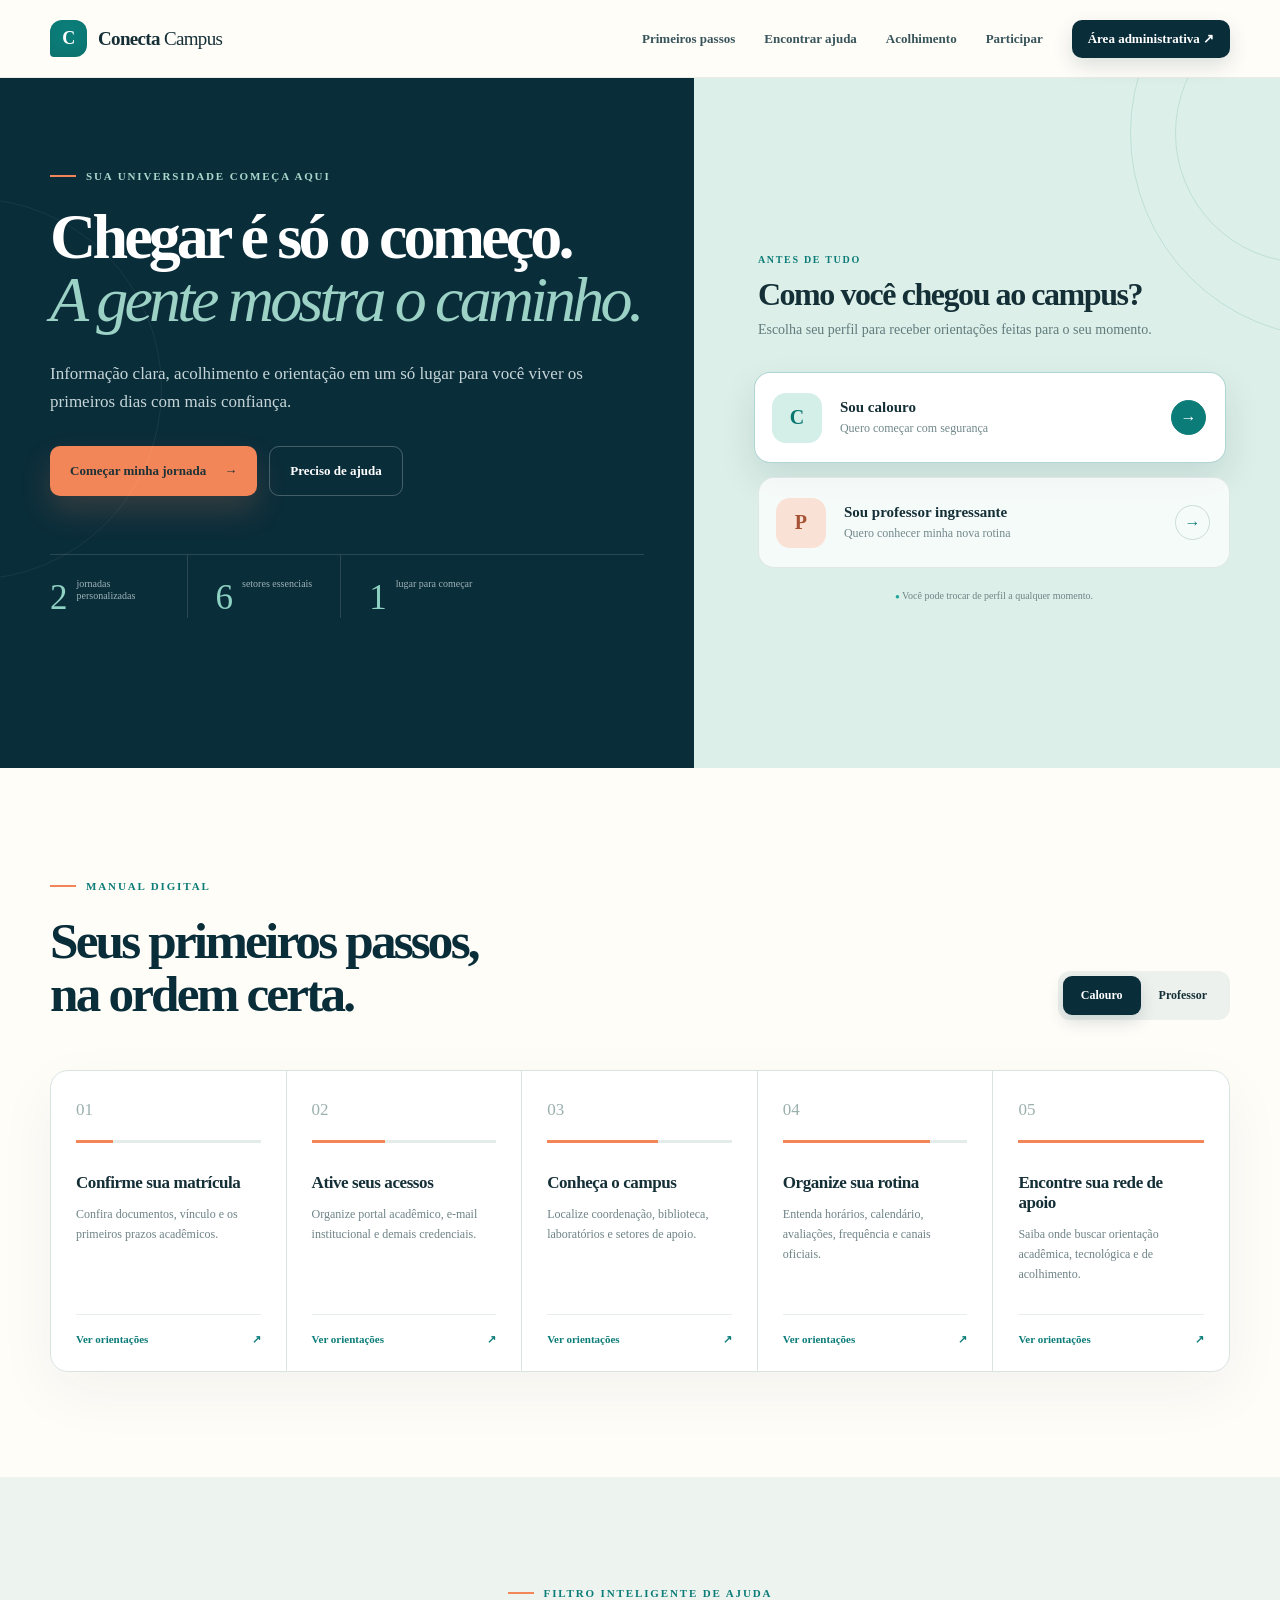
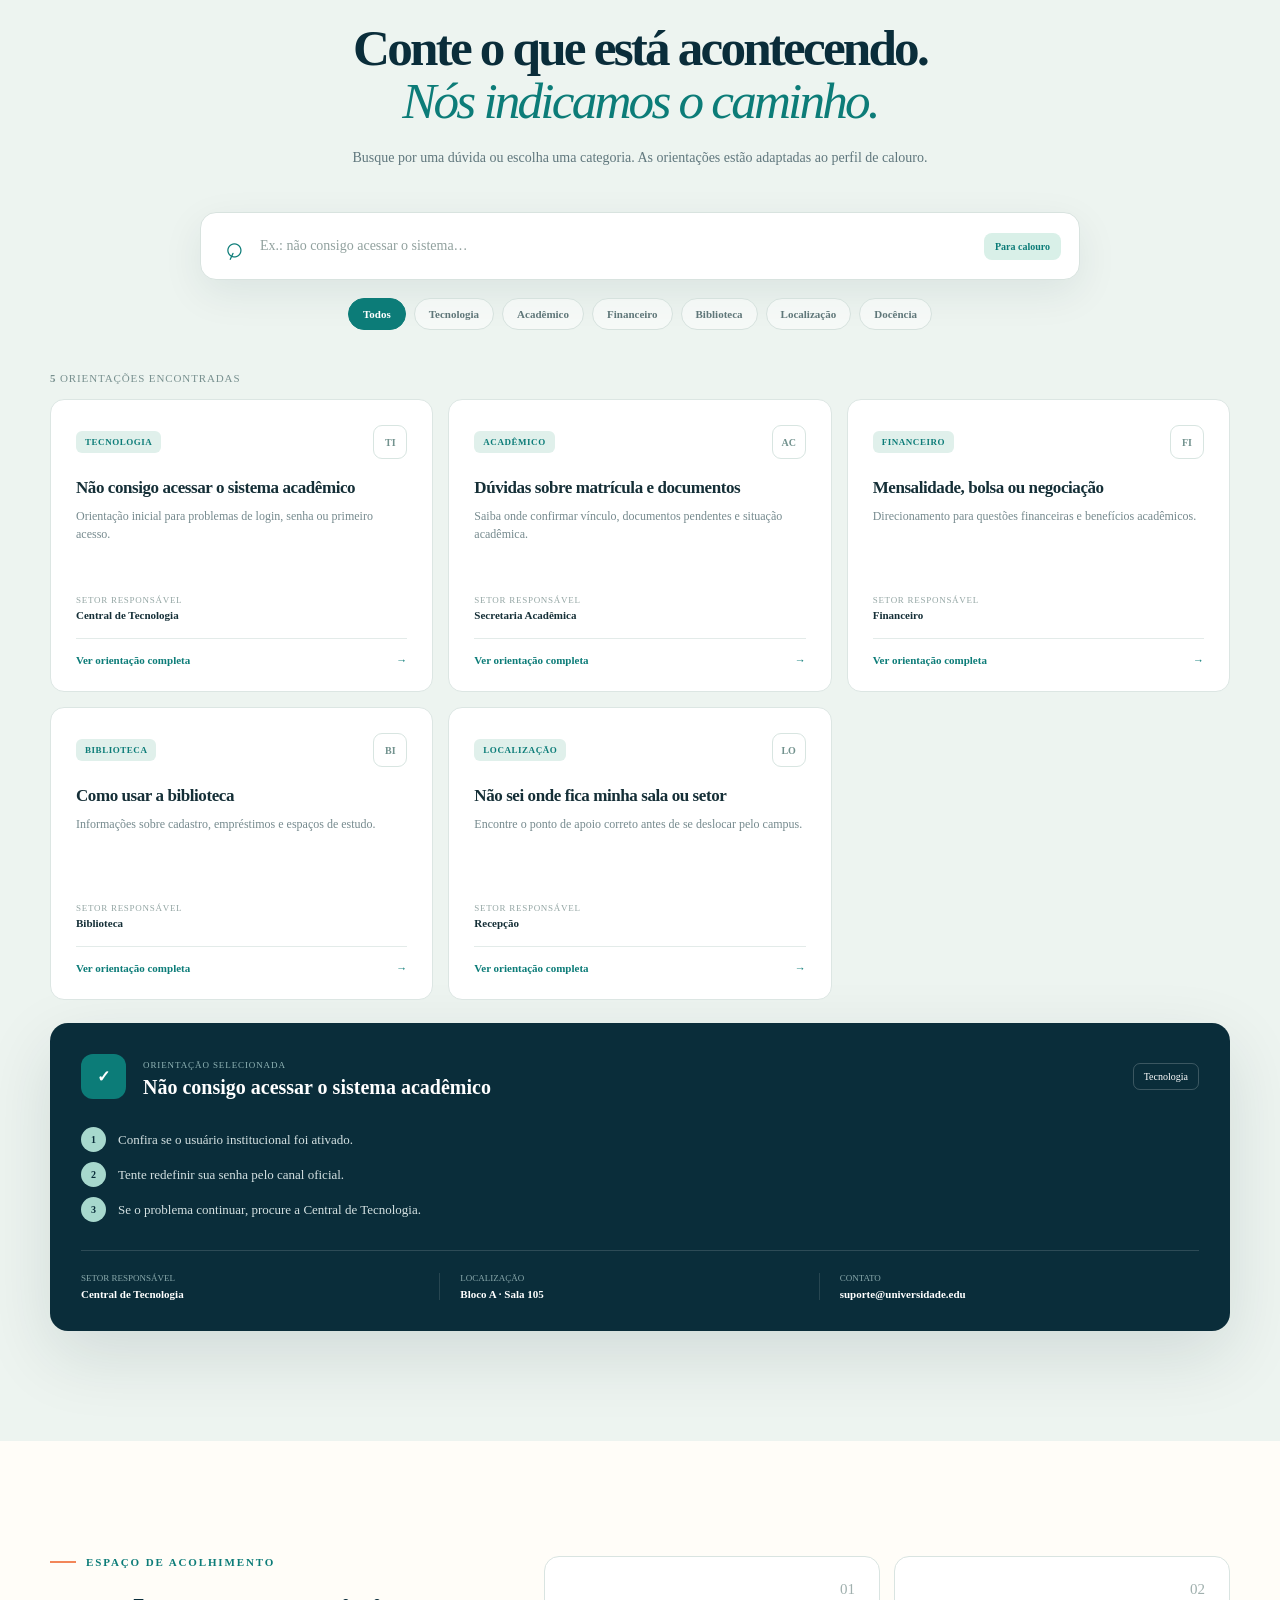
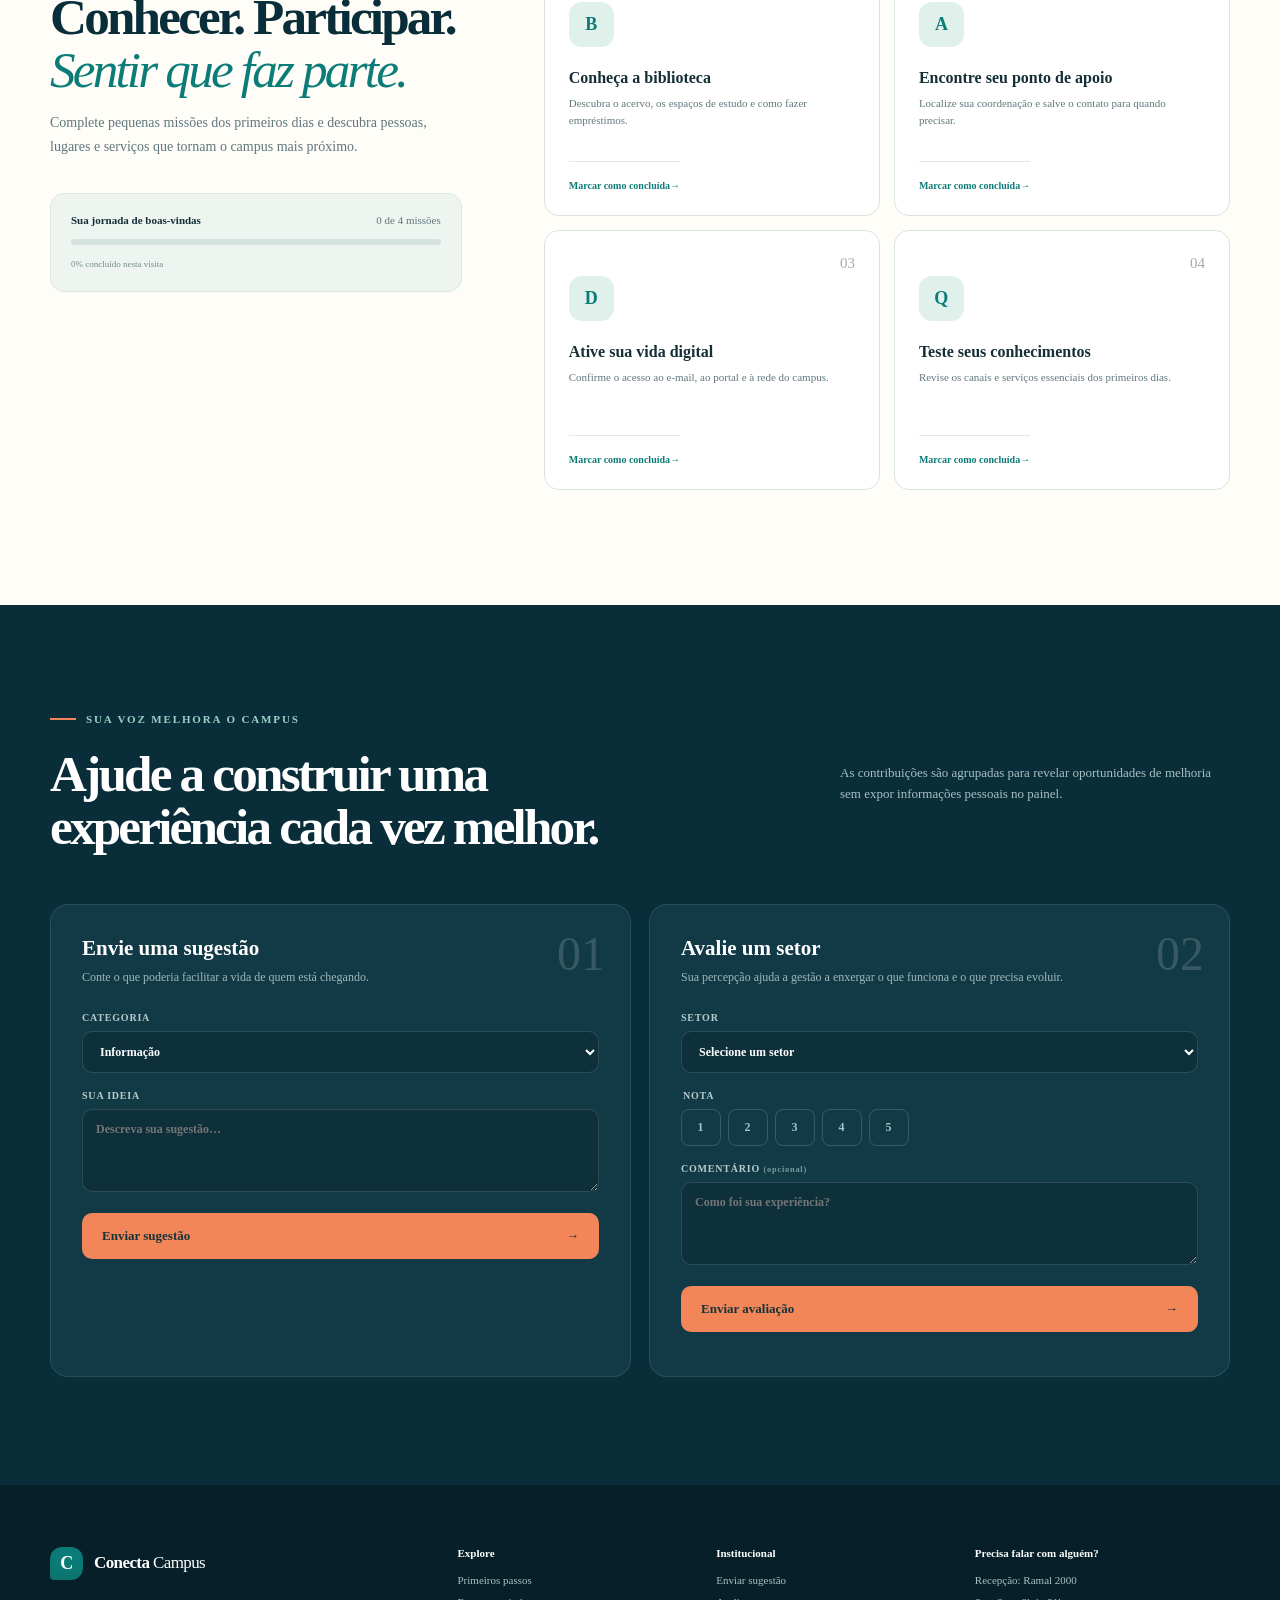
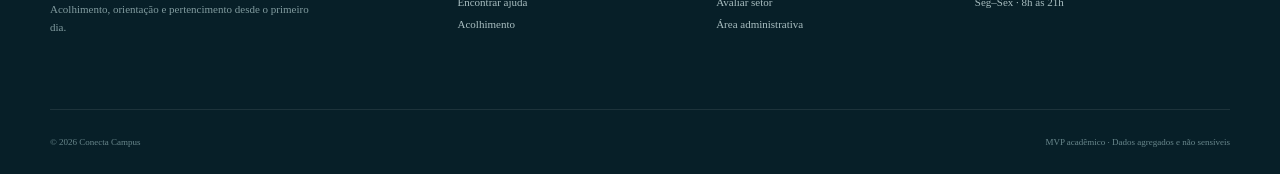
<file: docs/index.html>
<!doctype html>
<html lang="pt-BR">
<head>
  <meta charset="utf-8">
  <meta name="viewport" content="width=device-width, initial-scale=1">
  <meta name="description" content="Acolhimento, orientação e pertencimento para calouros e professores ingressantes.">
  <meta property="og:title" content="Conecta Campus">
  <meta property="og:description" content="Chegar é só o começo. A gente mostra o caminho.">
  <meta property="og:image" content="">
  <title>Conecta Campus | Seu começo na universidade</title>
  <style>
:root {
  --navy: #0a2d3a;
  --navy-soft: #123f4c;
  --teal: #0c7c78;
  --teal-bright: #20a69b;
  --mint: #d9f0e8;
  --cream: #f7f3e8;
  --paper: #fffdf8;
  --ink: #152f37;
  --muted: #60777d;
  --orange: #f28659;
  --line: #d9e4e1;
  --shadow: 0 24px 70px rgba(5, 41, 51, 0.12);
}

* { box-sizing: border-box; }
html { scroll-behavior: smooth; }
body { margin: 0; background: var(--paper); color: var(--ink); font-family: var(--font-geist-sans), Arial, sans-serif; }
button, input, textarea, select { font: inherit; }
button, a { -webkit-tap-highlight-color: transparent; }
a { color: inherit; text-decoration: none; }
button { color: inherit; }
::selection { background: var(--mint); color: var(--navy); }
.sr-only { position: absolute; width: 1px; height: 1px; padding: 0; margin: -1px; overflow: hidden; clip: rect(0,0,0,0); white-space: nowrap; border: 0; }
.section-shell { width: min(1180px, calc(100% - 48px)); margin-inline: auto; }

.site-header { height: 78px; padding: 0 max(24px, calc((100vw - 1180px) / 2)); background: rgba(255,253,248,.96); border-bottom: 1px solid rgba(10,45,58,.08); display: flex; align-items: center; justify-content: space-between; position: sticky; top: 0; z-index: 50; backdrop-filter: blur(16px); }
.brand { display: inline-flex; gap: 11px; align-items: center; font-size: 19px; letter-spacing: -.035em; }
.brand strong { font-weight: 790; }
.brand-mark { width: 37px; height: 37px; border-radius: 12px 12px 12px 4px; display: grid; place-items: center; background: var(--teal); color: white; font-weight: 800; font-size: 18px; box-shadow: inset 0 -7px 12px rgba(0,0,0,.08); }
.main-nav { display: flex; align-items: center; gap: 29px; font-size: 13px; font-weight: 650; color: #38545b; }
.main-nav > a:not(.admin-link) { position: relative; }
.main-nav > a:not(.admin-link)::after { content: ""; position: absolute; left: 0; right: 100%; bottom: -7px; height: 2px; background: var(--orange); transition: right .2s ease; }
.main-nav > a:hover::after { right: 0; }
.admin-link { color: white; background: var(--navy); padding: 11px 16px; border-radius: 10px; box-shadow: 0 8px 20px rgba(10,45,58,.14); }
.menu-button { display: none; border: 0; background: transparent; padding: 8px; }
.menu-button span { display: block; width: 23px; height: 2px; margin: 5px; background: var(--navy); }

.hero { min-height: 690px; display: grid; grid-template-columns: minmax(0, 1.03fr) minmax(420px, .87fr); background: var(--navy); color: white; overflow: hidden; }
.hero-copy { padding: 92px max(42px, calc((100vw - 1180px) / 2)) 70px; position: relative; }
.hero-copy::before { content: ""; position: absolute; width: 380px; height: 380px; border: 1px solid rgba(255,255,255,.06); border-radius: 50%; left: -220px; top: 120px; }
.hero-panel { background: #dcefe8; color: var(--ink); padding: 74px max(44px, calc((100vw - 1180px) / 2)) 70px 64px; position: relative; display: flex; flex-direction: column; justify-content: center; overflow: hidden; }
.panel-orbit { position: absolute; border-radius: 50%; border: 1px solid rgba(12,124,120,.14); }
.orbit-one { width: 410px; height: 410px; right: -260px; top: -150px; }
.orbit-two { width: 260px; height: 260px; right: -155px; top: -75px; }
.eyebrow { display: flex; align-items: center; gap: 10px; margin: 0 0 23px; text-transform: uppercase; letter-spacing: .17em; font-size: 11px; font-weight: 800; color: #a8d7cb; }
.eyebrow span { width: 26px; height: 2px; background: var(--orange); }
.eyebrow.dark { color: var(--teal); }
.eyebrow.light { color: #9dd1c8; }
.hero h1 { margin: 0; max-width: 680px; font-size: clamp(48px, 5vw, 76px); letter-spacing: -.06em; line-height: .99; font-weight: 760; }
.hero h1 em, .centered-heading h2 em, .welcome-intro h2 em { font-family: Georgia, serif; font-weight: 400; color: #9cd2c6; }
.hero-description { max-width: 590px; margin: 28px 0 30px; color: #c6d5d8; font-size: 17px; line-height: 1.65; }
.hero-actions { display: flex; gap: 12px; flex-wrap: wrap; }
.button { min-height: 50px; border: 0; border-radius: 10px; padding: 0 20px; display: inline-flex; align-items: center; justify-content: center; gap: 18px; font-size: 13px; font-weight: 780; cursor: pointer; transition: transform .2s ease, box-shadow .2s ease, background .2s ease; }
.button:hover { transform: translateY(-2px); }
.button-primary { background: var(--orange); color: #1e3135; box-shadow: 0 15px 30px rgba(242,134,89,.18); }
.button-ghost { color: white; border: 1px solid rgba(255,255,255,.24); }
.mini-stats { display: flex; gap: 0; margin-top: 58px; border-top: 1px solid rgba(255,255,255,.13); max-width: 610px; }
.mini-stats > div { padding: 23px 28px 0 0; margin-right: 28px; border-right: 1px solid rgba(255,255,255,.13); display: grid; grid-template-columns: auto 1fr; gap: 0 9px; align-items: center; }
.mini-stats > div:last-child { border: 0; }
.mini-stats strong { grid-row: 1 / 3; font-family: Georgia, serif; font-size: 35px; font-weight: 400; color: #8dd2c3; }
.mini-stats span { max-width: 82px; color: #9db2b7; line-height: 1.25; font-size: 10px; }
.profile-prompt { margin-bottom: 24px; position: relative; z-index: 1; }
.prompt-kicker { color: var(--teal); text-transform: uppercase; font-weight: 820; font-size: 10px; letter-spacing: .17em; }
.profile-prompt h2 { margin: 10px 0 8px; font-size: 32px; letter-spacing: -.045em; line-height: 1.08; }
.profile-prompt p { margin: 0; max-width: 430px; color: #617b7c; line-height: 1.55; font-size: 14px; }
.profile-card { width: 100%; min-height: 91px; display: grid; grid-template-columns: 52px 1fr 37px; align-items: center; gap: 16px; background: rgba(255,255,255,.72); border: 1px solid rgba(10,45,58,.09); border-radius: 16px; margin: 7px 0; padding: 15px 17px; text-align: left; cursor: pointer; position: relative; z-index: 1; transition: .2s ease; }
.profile-card:hover, .profile-card.active { transform: translateX(-4px); background: white; border-color: rgba(12,124,120,.32); box-shadow: 0 16px 36px rgba(10,45,58,.11); }
.profile-icon { width: 50px; height: 50px; border-radius: 14px; display: grid; place-items: center; font-family: Georgia, serif; font-size: 20px; font-weight: 700; }
.student-icon { color: #07766f; background: #d4eee8; }
.teacher-icon { color: #a65335; background: #fae1d5; }
.profile-card strong, .profile-card small { display: block; }
.profile-card strong { margin-bottom: 5px; font-size: 15px; }
.profile-card small { color: #72888c; font-size: 12px; }
.round-arrow { width: 35px; height: 35px; display: grid; place-items: center; border: 1px solid #cadbd7; border-radius: 50%; color: var(--teal); }
.profile-card.active .round-arrow { color: white; border-color: var(--teal); background: var(--teal); }
.privacy-note { margin: 15px 0 0; color: #708486; text-align: center; font-size: 10px; }
.privacy-note span { color: var(--teal-bright); font-size: 8px; }

.journey-section { padding-block: 112px 105px; }
.section-heading h2, .welcome-intro h2 { margin: 0; color: var(--navy); font-size: clamp(38px, 4vw, 58px); line-height: 1.03; letter-spacing: -.055em; }
.split-heading { display: flex; align-items: end; justify-content: space-between; gap: 36px; margin-bottom: 50px; }
.profile-switch { display: flex; background: #edf1ed; padding: 5px; border-radius: 12px; }
.profile-switch button { border: 0; background: transparent; border-radius: 9px; padding: 12px 18px; font-size: 12px; font-weight: 750; cursor: pointer; }
.profile-switch button.active { color: white; background: var(--navy); box-shadow: 0 7px 16px rgba(10,45,58,.15); }
.journey-grid { display: grid; grid-template-columns: repeat(5, 1fr); border: 1px solid var(--line); border-radius: 18px; overflow: hidden; background: white; box-shadow: 0 20px 60px rgba(10,45,58,.05); }
.journey-card { min-height: 300px; padding: 29px 25px 25px; border-right: 1px solid var(--line); display: flex; flex-direction: column; }
.journey-card:last-child { border: 0; }
.step-number { color: #9ab0ad; font-family: Georgia, serif; font-size: 17px; }
.step-line { height: 3px; margin: 20px 0 30px; background: #e4ece9; }
.step-line span { display: block; height: 100%; background: var(--orange); }
.journey-card h3 { margin: 0 0 12px; font-size: 17px; letter-spacing: -.025em; }
.journey-card p { margin: 0; color: #6f8387; font-size: 12px; line-height: 1.65; }
.journey-card button { margin-top: auto; padding: 18px 0 0; border: 0; border-top: 1px solid #e7eeec; background: transparent; text-align: left; color: var(--teal); font-weight: 740; font-size: 11px; cursor: pointer; display: flex; justify-content: space-between; }

.help-section { padding: 110px 0; background: #edf4f0; }
.centered-heading { max-width: 730px; margin: 0 auto 43px; text-align: center; }
.centered-heading .eyebrow { justify-content: center; }
.centered-heading > p:last-child { max-width: 610px; margin: 19px auto 0; color: var(--muted); line-height: 1.6; font-size: 14px; }
.centered-heading h2 em { color: var(--teal); }
.search-box { height: 68px; max-width: 880px; margin: 0 auto 18px; padding: 0 18px 0 23px; display: flex; align-items: center; gap: 15px; background: white; border: 1px solid #d8e3df; border-radius: 16px; box-shadow: 0 13px 40px rgba(10,45,58,.08); }
.search-symbol { font-size: 31px; line-height: 1; color: var(--teal); transform: rotate(-20deg); }
.search-box input { flex: 1; min-width: 0; border: 0; outline: 0; font-size: 14px; color: var(--ink); }
.search-box input::placeholder { color: #91a19e; }
.profile-chip { padding: 8px 11px; border-radius: 8px; background: var(--mint); color: var(--teal); font-size: 10px; font-weight: 800; white-space: nowrap; }
.category-list { display: flex; justify-content: center; gap: 8px; flex-wrap: wrap; }
.category-list button { padding: 9px 14px; border: 1px solid #d6e2de; background: rgba(255,255,255,.5); border-radius: 999px; color: #5f7779; font-size: 11px; font-weight: 700; cursor: pointer; }
.category-list button.active { color: white; background: var(--teal); border-color: var(--teal); }
.results-meta { margin: 42px 0 15px; color: #78908f; font-size: 11px; text-transform: uppercase; letter-spacing: .08em; }
.help-grid { display: grid; grid-template-columns: repeat(3, 1fr); gap: 15px; }
.help-card { min-height: 293px; padding: 25px; background: white; border: 1px solid #dce6e3; border-radius: 14px; display: flex; flex-direction: column; transition: transform .2s ease, box-shadow .2s ease; }
.help-card:hover { transform: translateY(-4px); box-shadow: 0 17px 35px rgba(10,45,58,.08); }
.help-card-top { display: flex; align-items: center; justify-content: space-between; }
.help-card-top > span { color: var(--teal); background: #e0f0eb; padding: 6px 9px; border-radius: 6px; font-size: 9px; font-weight: 820; text-transform: uppercase; letter-spacing: .06em; }
.help-card-top b { width: 34px; height: 34px; display: grid; place-items: center; border: 1px solid #d8e5e1; border-radius: 9px; color: #72928e; font-size: 10px; }
.help-card h3 { margin: 18px 0 8px; font-size: 17px; line-height: 1.25; letter-spacing: -.025em; }
.help-card > p { margin: 0; color: #768a8e; font-size: 12px; line-height: 1.55; }
.sector-label { margin-top: auto; padding-top: 18px; }
.sector-label small, .sector-label strong { display: block; }
.sector-label small { margin-bottom: 4px; color: #94a6a4; font-size: 9px; text-transform: uppercase; letter-spacing: .08em; }
.sector-label strong { font-size: 11px; }
.help-card button { margin-top: 17px; padding: 15px 0 0; border: 0; border-top: 1px solid #e3ebe9; background: transparent; color: var(--teal); font-size: 11px; font-weight: 750; text-align: left; cursor: pointer; display: flex; justify-content: space-between; }
.empty-state { padding: 45px; text-align: center; background: white; border: 1px dashed #cbdcd7; border-radius: 14px; }
.empty-state p { color: var(--muted); }
.guidance-card { margin-top: 23px; padding: 31px; border-radius: 18px; background: var(--navy); color: white; box-shadow: var(--shadow); scroll-margin-top: 100px; }
.guidance-heading { display: grid; grid-template-columns: 47px 1fr auto; align-items: center; gap: 15px; }
.guidance-icon { width: 45px; height: 45px; border-radius: 12px; display: grid; place-items: center; background: var(--teal); font-weight: 900; }
.guidance-heading small { color: #91b5b6; text-transform: uppercase; letter-spacing: .1em; font-size: 9px; }
.guidance-heading h3 { margin: 4px 0 0; font-size: 20px; }
.guidance-category { padding: 7px 10px; border: 1px solid rgba(255,255,255,.2); border-radius: 7px; font-size: 10px; }
.guidance-card ol { margin: 28px 0; padding: 0; list-style: none; counter-reset: steps; display: grid; gap: 10px; }
.guidance-card li { counter-increment: steps; display: flex; gap: 12px; align-items: center; color: #d4e1e2; font-size: 13px; }
.guidance-card li::before { content: counter(steps); width: 25px; height: 25px; flex: 0 0 25px; border-radius: 50%; display: grid; place-items: center; color: var(--navy); background: #a7d8cd; font-weight: 800; font-size: 10px; }
.guidance-contact { display: grid; grid-template-columns: repeat(3, 1fr); border-top: 1px solid rgba(255,255,255,.14); padding-top: 22px; gap: 20px; }
.guidance-contact div { border-right: 1px solid rgba(255,255,255,.12); }
.guidance-contact div:last-child { border: 0; }
.guidance-contact small, .guidance-contact strong { display: block; }
.guidance-contact small { color: #89a8ab; margin-bottom: 5px; font-size: 9px; text-transform: uppercase; }
.guidance-contact strong { font-size: 11px; font-weight: 600; }

.welcome-section { padding-block: 115px; display: grid; grid-template-columns: .75fr 1.25fr; gap: 82px; align-items: start; }
.welcome-intro { position: sticky; top: 110px; }
.welcome-intro h2 em { color: var(--teal); }
.welcome-intro > p:not(.eyebrow) { color: var(--muted); font-size: 14px; line-height: 1.7; max-width: 440px; }
.progress-card { margin-top: 35px; padding: 20px; background: #eef4f0; border-radius: 14px; border: 1px solid #dce7e2; }
.progress-card > div:first-child { display: flex; justify-content: space-between; font-size: 11px; }
.progress-card > div:first-child span { color: var(--muted); }
.progress-track { height: 6px; margin: 13px 0 8px; background: #d5e2de; border-radius: 9px; overflow: hidden; }
.progress-track span { display: block; height: 100%; background: var(--orange); border-radius: inherit; transition: width .35s ease; }
.progress-card small { color: #758b8b; font-size: 9px; }
.mission-grid { display: grid; grid-template-columns: 1fr 1fr; gap: 14px; }
.mission-card { min-height: 260px; padding: 24px; border: 1px solid var(--line); border-radius: 15px; background: white; text-align: left; display: flex; flex-direction: column; cursor: pointer; transition: .2s ease; }
.mission-card:hover { transform: translateY(-4px); box-shadow: 0 18px 45px rgba(10,45,58,.08); }
.mission-card.done { background: #e6f2ed; border-color: #bcd9d0; }
.mission-index { align-self: flex-end; color: #a0b0ae; font-family: Georgia, serif; font-size: 15px; }
.mission-icon { width: 45px; height: 45px; margin: 4px 0 22px; border-radius: 13px; display: grid; place-items: center; background: #e0f0eb; color: var(--teal); font-family: Georgia, serif; font-size: 18px; font-weight: 700; }
.mission-card.done .mission-icon { color: white; background: var(--teal); }
.mission-card > strong { font-size: 16px; margin-bottom: 8px; }
.mission-card > small { color: var(--muted); line-height: 1.55; font-size: 11px; }
.mission-action { margin-top: auto; padding-top: 18px; color: var(--teal); border-top: 1px solid #e2eae7; font-size: 10px; font-weight: 780; display: flex; justify-content: space-between; }

.participate-section { padding: 108px 0; background: var(--navy); color: white; }
.light-heading { align-items: center; }
.light-heading h2 { color: white; }
.light-heading > p { max-width: 390px; color: #aac0c2; line-height: 1.6; font-size: 13px; }
.form-grid { display: grid; grid-template-columns: 1fr 1fr; gap: 18px; }
.feedback-card { position: relative; padding: 31px; background: #123a46; border: 1px solid rgba(255,255,255,.1); border-radius: 18px; overflow: hidden; }
.form-number { position: absolute; right: 25px; top: 21px; font-family: Georgia, serif; color: rgba(255,255,255,.16); font-size: 48px; }
.feedback-card h3 { margin: 0 0 7px; font-size: 21px; }
.feedback-card > p { margin: 0 0 25px; color: #9fb7ba; font-size: 12px; line-height: 1.6; max-width: 440px; }
.feedback-card label, .feedback-card legend { display: block; color: #b7cbcd; font-size: 10px; text-transform: uppercase; letter-spacing: .08em; font-weight: 750; }
.feedback-card label small { color: #799ba0; text-transform: none; }
.feedback-card select, .feedback-card textarea { width: 100%; border: 1px solid rgba(255,255,255,.13); border-radius: 10px; background: #0d303b; color: white; outline: none; margin: 8px 0 17px; padding: 12px 13px; font-size: 12px; text-transform: none; letter-spacing: normal; }
.feedback-card select:focus, .feedback-card textarea:focus { border-color: var(--teal-bright); box-shadow: 0 0 0 3px rgba(32,166,155,.15); }
.feedback-card option { background: white; color: var(--ink); }
.feedback-card textarea { height: 83px; resize: vertical; }
.feedback-card fieldset { border: 0; padding: 0; margin: 0 0 17px; }
.rating-options { display: flex; gap: 7px; margin-top: 8px; }
.rating-options label { cursor: pointer; }
.rating-options input { position: absolute; opacity: 0; }
.rating-options span { width: 40px; height: 37px; border: 1px solid rgba(255,255,255,.16); border-radius: 8px; display: grid; place-items: center; color: #aac0c2; font-size: 12px; }
.rating-options input:checked + span { color: var(--navy); background: var(--orange); border-color: var(--orange); }
.button-accent { background: var(--orange); color: #17333b; min-height: 46px; }
.feedback-card .button { width: 100%; justify-content: space-between; margin-top: 2px; }
.feedback-card .button:disabled { opacity: .6; cursor: wait; }
.form-status { margin: 13px 0 0 !important; font-weight: 700; }
.form-status.success { color: #a9e1d4 !important; }
.form-status.error { color: #ffb9a0 !important; }

footer { background: #071f28; color: #a9bec1; }
.footer-main { padding-block: 62px; display: grid; grid-template-columns: 1.7fr 1fr 1fr 1.2fr; gap: 46px; }
.footer-main > div { display: flex; flex-direction: column; align-items: flex-start; gap: 10px; font-size: 11px; }
.footer-main > div:first-child p { max-width: 260px; color: #819b9f; line-height: 1.6; }
.footer-main strong { color: white; margin-bottom: 5px; }
.footer-brand { color: white; font-size: 17px; }
.footer-brand .brand-mark { width: 33px; height: 33px; }
.footer-main a:not(.brand):hover { color: white; }
.footer-bottom { min-height: 65px; border-top: 1px solid rgba(255,255,255,.09); display: flex; align-items: center; justify-content: space-between; color: #69878c; font-size: 9px; }

@media (max-width: 1050px) {
  .main-nav { gap: 17px; }
  .hero { grid-template-columns: 1fr 430px; }
  .hero-copy { padding-left: 35px; }
  .hero-panel { padding-left: 38px; padding-right: 32px; }
  .journey-grid { grid-template-columns: repeat(3, 1fr); }
  .journey-card { border-bottom: 1px solid var(--line); }
  .welcome-section { gap: 40px; }
}

@media (max-width: 820px) {
  .section-shell { width: min(100% - 32px, 680px); }
  .menu-button { display: block; }
  .main-nav { display: none; position: absolute; left: 16px; right: 16px; top: 68px; padding: 21px; border-radius: 14px; background: white; box-shadow: var(--shadow); flex-direction: column; align-items: stretch; gap: 17px; }
  .main-nav.is-open { display: flex; }
  .main-nav .admin-link { text-align: center; }
  .hero { grid-template-columns: 1fr; }
  .hero-copy { padding: 75px 28px 63px; }
  .hero-panel { padding: 62px 28px; }
  .journey-section, .help-section, .participate-section { padding-block: 82px; }
  .journey-grid { grid-template-columns: 1fr 1fr; }
  .help-grid { grid-template-columns: 1fr 1fr; }
  .welcome-section { padding-block: 85px; grid-template-columns: 1fr; }
  .welcome-intro { position: static; }
  .form-grid { grid-template-columns: 1fr; }
  .footer-main { grid-template-columns: 1fr 1fr; }
}

@media (max-width: 560px) {
  .site-header { height: 68px; padding-inline: 17px; }
  .brand { font-size: 17px; }
  .brand-mark { width: 34px; height: 34px; }
  .hero h1 { font-size: 46px; }
  .hero-actions { flex-direction: column; }
  .hero-actions .button { width: 100%; }
  .mini-stats { display: grid; grid-template-columns: repeat(3, 1fr); }
  .mini-stats > div { padding-right: 10px; margin-right: 10px; display: block; }
  .mini-stats strong, .mini-stats span { display: block; }
  .mini-stats strong { font-size: 29px; }
  .panel-orbit { display: none; }
  .profile-card { grid-template-columns: 45px 1fr 31px; padding-inline: 13px; }
  .profile-icon { width: 44px; height: 44px; }
  .split-heading { display: block; }
  .profile-switch { margin-top: 24px; width: fit-content; }
  .journey-grid, .help-grid, .mission-grid { grid-template-columns: 1fr; }
  .journey-card { min-height: 260px; border-right: 0; }
  .search-box { height: auto; min-height: 61px; flex-wrap: wrap; padding-block: 13px; }
  .profile-chip { margin-left: 43px; }
  .category-list { justify-content: flex-start; overflow-x: auto; flex-wrap: nowrap; padding-bottom: 7px; }
  .category-list button { flex: 0 0 auto; }
  .guidance-card { padding: 23px; }
  .guidance-heading { grid-template-columns: 42px 1fr; }
  .guidance-category { display: none; }
  .guidance-contact { grid-template-columns: 1fr; }
  .guidance-contact div { border-right: 0; border-bottom: 1px solid rgba(255,255,255,.12); padding-bottom: 12px; }
  .section-heading h2, .welcome-intro h2 { font-size: 40px; }
  .light-heading > p { margin-top: 20px; }
  .feedback-card { padding: 25px 20px; }
  .footer-main { grid-template-columns: 1fr; }
  .footer-bottom { padding-block: 20px; gap: 10px; flex-direction: column; align-items: flex-start; }
}

@media (prefers-reduced-motion: reduce) {
  *, *::before, *::after { scroll-behavior: auto !important; transition-duration: .01ms !important; }
}

/* Administrative dashboard */
.admin-page { min-height: 100vh; background: #f1f5f3; display: grid; grid-template-columns: 238px 1fr; color: var(--ink); }
.admin-sidebar { position: sticky; top: 0; height: 100vh; padding: 27px 20px 23px; background: #082733; color: white; display: flex; flex-direction: column; }
.admin-brand { padding: 0 7px 27px; border-bottom: 1px solid rgba(255,255,255,.09); font-size: 16px; }
.admin-brand .brand-mark { width: 32px; height: 32px; }
.admin-sidebar nav { display: grid; gap: 5px; margin-top: 28px; }
.admin-sidebar nav a { min-height: 43px; padding: 0 12px; display: flex; align-items: center; gap: 12px; color: #91acb0; border-radius: 9px; font-size: 11px; font-weight: 650; }
.admin-sidebar nav a span { width: 19px; text-align: center; font-size: 16px; }
.admin-sidebar nav a:hover, .admin-sidebar nav a.active { color: white; background: #134452; }
.admin-side-note { margin-top: auto; padding: 17px; border: 1px solid rgba(255,255,255,.09); background: rgba(255,255,255,.035); border-radius: 12px; }
.admin-side-note span { color: #79c7b7; text-transform: uppercase; letter-spacing: .12em; font-size: 8px; font-weight: 800; }
.admin-side-note p { margin: 8px 0 0; color: #86a0a5; font-size: 9px; line-height: 1.6; }
.back-to-site { margin: 17px 7px 0; color: #8ba6aa; font-size: 10px; }
.admin-content { min-width: 0; padding: 0 34px 38px; }
.admin-topbar { height: 81px; display: flex; justify-content: space-between; align-items: center; border-bottom: 1px solid #dce5e2; }
.admin-topbar small { display: block; color: var(--teal); letter-spacing: .13em; font-size: 8px; font-weight: 820; }
.admin-topbar h1 { margin: 3px 0 0; font-size: 18px; }
.admin-user { display: flex; align-items: center; gap: 10px; }
.admin-user > span { width: 36px; height: 36px; border-radius: 10px; display: grid; place-items: center; background: var(--mint); color: var(--teal); font-size: 10px; font-weight: 800; }
.admin-user div { display: grid; gap: 2px; font-size: 9px; }
.admin-user strong { max-width: 180px; white-space: nowrap; overflow: hidden; text-overflow: ellipsis; font-size: 10px; }
.admin-user a { color: #7c9295; }
.admin-welcome { margin: 27px 0 20px; padding: 24px 27px; background: var(--navy); color: white; border-radius: 14px; display: flex; align-items: center; justify-content: space-between; position: relative; overflow: hidden; }
.admin-welcome::after { content: ""; width: 220px; height: 220px; border: 1px solid rgba(255,255,255,.06); border-radius: 50%; position: absolute; right: 8%; top: -130px; }
.admin-welcome p { color: #85c7ba; margin: 0 0 5px; text-transform: uppercase; letter-spacing: .1em; font-size: 8px; font-weight: 750; }
.admin-welcome h2 { margin: 0; font-size: 25px; letter-spacing: -.035em; }
.admin-welcome span { display: block; margin-top: 5px; color: #a7bfc2; font-size: 10px; }
.live-badge { padding: 8px 10px; border: 1px solid rgba(255,255,255,.13); border-radius: 8px; color: #abc1c4; font-size: 9px; display: flex; align-items: center; gap: 6px; z-index: 1; }
.live-badge i { width: 6px; height: 6px; background: #68d0b9; border-radius: 50%; box-shadow: 0 0 0 4px rgba(104,208,185,.1); }
.kpi-grid { display: grid; grid-template-columns: repeat(4, 1fr); gap: 13px; }
.kpi-grid article { min-height: 148px; padding: 18px; background: white; border: 1px solid #dfe7e4; border-radius: 12px; position: relative; }
.kpi-icon { position: absolute; right: 16px; top: 16px; width: 30px; height: 30px; border-radius: 8px; display: grid; place-items: center; font-size: 13px; }
.kpi-icon.teal { background: #dff1eb; color: #11857c; }.kpi-icon.orange { background: #fae5db; color: #c76c46; }.kpi-icon.mint { background: #e9f2dc; color: #718c3e; }.kpi-icon.blue { background: #e1edf2; color: #477b91; }
.kpi-grid small { color: #7c9093; font-size: 9px; text-transform: uppercase; letter-spacing: .06em; }
.kpi-grid strong { display: block; margin: 15px 0 5px; font-family: Georgia, serif; color: var(--navy); font-size: 32px; font-weight: 400; }
.kpi-grid strong.text-kpi { font-family: inherit; font-size: 20px; font-weight: 760; line-height: 1.15; }
.kpi-grid p { margin: 0; color: #99a9aa; font-size: 9px; }
.dashboard-grid { margin-top: 14px; display: grid; grid-template-columns: 1.35fr .85fr; gap: 14px; }
.dashboard-card { background: white; border: 1px solid #dfe7e4; border-radius: 12px; padding: 20px; }
.dashboard-card-heading { min-height: 44px; display: flex; align-items: flex-start; justify-content: space-between; border-bottom: 1px solid #e7edeb; }
.dashboard-card-heading small { display: block; color: var(--teal); font-size: 7px; letter-spacing: .11em; font-weight: 800; }
.dashboard-card-heading h2 { margin: 4px 0 14px; font-size: 14px; }
.dashboard-card-heading > span { color: #84989a; background: #f2f5f4; padding: 6px 8px; border-radius: 6px; font-size: 8px; }
.bar-list { display: grid; gap: 17px; padding-top: 19px; }
.bar-row > div:first-child { display: flex; justify-content: space-between; margin-bottom: 7px; color: #536d72; font-size: 9px; }
.bar-row strong { color: var(--navy); }
.bar-track { height: 7px; background: #eef3f1; border-radius: 8px; overflow: hidden; }
.bar-track span { display: block; height: 100%; border-radius: inherit; background: linear-gradient(90deg, var(--teal), #64c3b3); }
.sector-rating-list { display: grid; }
.sector-rating-list > div { min-height: 58px; border-bottom: 1px solid #edf1ef; display: flex; justify-content: space-between; align-items: center; gap: 18px; font-size: 9px; }
.sector-rating-list > div:last-child { border: 0; }
.sector-rating-list span { font-weight: 700; }
.sector-rating-list span small { display: block; color: #99a8a9; margin-top: 3px; font-weight: 400; }
.sector-rating-list strong { color: var(--navy); font-family: Georgia, serif; font-size: 15px; white-space: nowrap; }
.sector-rating-list b { color: var(--orange); }
.dashboard-empty { min-height: 210px; display: grid; place-content: center; justify-items: center; text-align: center; color: #92a5a5; }
.dashboard-empty > span { width: 39px; height: 39px; border: 1px dashed #b9c9c6; border-radius: 50%; display: grid; place-items: center; margin-bottom: 9px; }
.dashboard-empty strong { color: #6d8587; font-size: 10px; }
.dashboard-empty p { max-width: 250px; margin: 5px 0 0; font-size: 9px; line-height: 1.55; }
.suggestion-table { margin-top: 14px; }
.table-wrap { overflow-x: auto; }
.suggestion-table table { width: 100%; border-collapse: collapse; font-size: 9px; }
.suggestion-table th { padding: 12px 9px; text-align: left; color: #829496; font-size: 7px; text-transform: uppercase; letter-spacing: .08em; }
.suggestion-table td { padding: 12px 9px; border-top: 1px solid #edf1ef; color: #536c71; max-width: 390px; }
.profile-pill, .status-pill { display: inline-flex; padding: 5px 7px; border-radius: 6px; font-size: 8px; white-space: nowrap; }
.profile-pill.calouro { background: #e0f1eb; color: #167d74; }.profile-pill.professor { background: #fae7dd; color: #b46140; }
.status-pill { background: #f2eee0; color: #9a7b2e; text-transform: capitalize; }
.admin-footnote { margin: 22px 0 0; text-align: center; color: #94a4a5; font-size: 8px; }

@media (max-width: 980px) {
  .admin-page { grid-template-columns: 74px 1fr; }
  .admin-sidebar { padding-inline: 14px; }
  .admin-brand > span:last-child, .admin-sidebar nav a:not(.active) { font-size: 0; }
  .admin-sidebar nav a { justify-content: center; padding: 0; }
  .admin-sidebar nav a.active { font-size: 0; }
  .admin-sidebar nav a span { font-size: 17px; }
  .admin-side-note, .back-to-site { display: none; }
  .kpi-grid { grid-template-columns: 1fr 1fr; }
}

@media (max-width: 700px) {
  .admin-page { display: block; }
  .admin-sidebar { position: static; width: 100%; height: auto; padding: 13px 18px; flex-direction: row; align-items: center; justify-content: space-between; }
  .admin-brand { padding: 0; border: 0; }
  .admin-brand > span:last-child { display: none; }
  .admin-sidebar nav { margin: 0; display: flex; }
  .admin-sidebar nav a { width: 38px; min-height: 38px; }
  .admin-content { padding: 0 16px 30px; }
  .admin-topbar { height: 70px; }
  .admin-welcome { align-items: flex-start; }
  .admin-welcome .live-badge { display: none; }
  .kpi-grid, .dashboard-grid { grid-template-columns: 1fr; }
  .admin-user strong { max-width: 100px; }
}

/* Login administrativo da versão Flask */
.login-body { min-height: 100vh; margin: 0; background: var(--navy); display: grid; place-items: center; padding: 28px; }
.login-shell { width: min(100%, 440px); }
.login-shell > .brand { color: white; margin-bottom: 22px; }
.login-card { padding: 34px; border-radius: 18px; background: var(--paper); box-shadow: var(--shadow); }
.login-card h1 { margin: 0 0 8px; font-size: 35px; letter-spacing: -.045em; color: var(--navy); }
.login-card > p:not(.eyebrow) { margin: 0 0 25px; color: var(--muted); font-size: 13px; line-height: 1.6; }
.login-card label { display: block; margin-top: 15px; color: #4f6a70; font-size: 11px; font-weight: 750; }
.login-card input { width: 100%; height: 46px; margin-top: 7px; border: 1px solid var(--line); border-radius: 9px; padding: 0 12px; background: white; outline: 0; }
.login-card input:focus { border-color: var(--teal); box-shadow: 0 0 0 3px rgba(12,124,120,.12); }
.login-card .button { width: 100%; margin-top: 22px; justify-content: space-between; }
.login-alert { margin: 14px 0; padding: 12px; border-radius: 8px; font-size: 11px; line-height: 1.5; }
.login-alert.error { color: #8c3d2a; background: #fae3da; }
.login-alert.setup { color: #735b20; background: #f5edd1; }
.login-alert code { display: inline-block; margin-top: 4px; }
.login-back { display: block; margin-top: 18px; text-align: center; color: #9db6ba; font-size: 11px; }
.admin-logout { padding: 0; border: 0; background: transparent; color: #7c9295; cursor: pointer; font-size: 9px; }
@media (max-width: 520px) { .login-body { padding: 18px; } .login-card { padding: 27px 21px; } }

</style>
  
</head>
<body>
<main>
  <header class="site-header">
    <a class="brand" href="#inicio" aria-label="Conecta Campus — início"><span class="brand-mark">C</span><span><strong>Conecta</strong> Campus</span></a>
    <button class="menu-button" type="button" aria-label="Abrir menu" aria-expanded="false"><span></span><span></span><span></span></button>
    <nav class="main-nav" aria-label="Navegação principal">
      <a href="#jornadas">Primeiros passos</a><a href="#ajuda">Encontrar ajuda</a><a href="#acolhimento">Acolhimento</a><a href="#participar">Participar</a>
      <a class="admin-link" href="#" data-demo-admin="true">Área administrativa <span aria-hidden="true">↗</span></a>
    </nav>
  </header>

  <section class="hero" id="inicio">
    <div class="hero-copy">
      <p class="eyebrow"><span></span> Sua universidade começa aqui</p>
      <h1>Chegar é só o começo.<br><em>A gente mostra o caminho.</em></h1>
      <p class="hero-description">Informação clara, acolhimento e orientação em um só lugar para você viver os primeiros dias com mais confiança.</p>
      <div class="hero-actions"><a class="button button-primary" href="#jornadas">Começar minha jornada <span>→</span></a><a class="button button-ghost" href="#ajuda">Preciso de ajuda</a></div>
      <div class="mini-stats" aria-label="Resumo da plataforma"><div><strong>2</strong><span>jornadas personalizadas</span></div><div><strong>6</strong><span>setores essenciais</span></div><div><strong>1</strong><span>lugar para começar</span></div></div>
    </div>
    <div class="hero-panel" aria-label="Escolha seu perfil">
      <div class="panel-orbit orbit-one"></div><div class="panel-orbit orbit-two"></div>
      <div class="profile-prompt"><span class="prompt-kicker">Antes de tudo</span><h2>Como você chegou ao campus?</h2><p>Escolha seu perfil para receber orientações feitas para o seu momento.</p></div>
      <button class="profile-card active" data-profile="calouro" type="button"><span class="profile-icon student-icon">C</span><span><strong>Sou calouro</strong><small>Quero começar com segurança</small></span><span class="round-arrow">→</span></button>
      <button class="profile-card" data-profile="professor" type="button"><span class="profile-icon teacher-icon">P</span><span><strong>Sou professor ingressante</strong><small>Quero conhecer minha nova rotina</small></span><span class="round-arrow">→</span></button>
      <p class="privacy-note"><span>●</span> Você pode trocar de perfil a qualquer momento.</p>
    </div>
  </section>

  <section class="journey-section section-shell" id="jornadas">
    <div class="section-heading split-heading"><div><p class="eyebrow dark"><span></span> Manual digital</p><h2>Seus primeiros passos,<br>na ordem certa.</h2></div><div class="profile-switch" role="group" aria-label="Selecionar jornada"><button type="button" class="active" data-profile="calouro">Calouro</button><button type="button" data-profile="professor">Professor</button></div></div>
    <div class="journey-grid" id="journey-grid"></div>
  </section>

  <section class="help-section" id="ajuda"><div class="section-shell">
    <div class="section-heading centered-heading"><p class="eyebrow dark"><span></span> Filtro inteligente de ajuda</p><h2>Conte o que está acontecendo.<br><em>Nós indicamos o caminho.</em></h2><p id="help-profile-copy">Busque por uma dúvida ou escolha uma categoria. As orientações estão adaptadas ao perfil de calouro.</p></div>
    <div class="search-box"><span class="search-symbol" aria-hidden="true">⌕</span><label class="sr-only" for="help-search">Buscar ajuda</label><input id="help-search" type="search" placeholder="Ex.: não consigo acessar o sistema…"><span class="profile-chip" id="profile-chip">Para calouro</span></div>
    <div class="category-list" aria-label="Categorias de ajuda">
<button type="button" class="active" data-category="Todos">Todos</button>
<button type="button" data-category="Tecnologia">Tecnologia</button>
<button type="button" data-category="Acadêmico">Acadêmico</button>
<button type="button" data-category="Financeiro">Financeiro</button>
<button type="button" data-category="Biblioteca">Biblioteca</button>
<button type="button" data-category="Localização">Localização</button>
<button type="button" data-category="Docência">Docência</button>
</div>
    <div class="results-meta" id="results-meta"></div><div class="help-grid" id="help-grid"></div><div class="empty-state" id="help-empty" hidden><strong>Nenhuma orientação encontrada.</strong><p>Tente outra palavra ou selecione “Todos”.</p></div>
    <article class="guidance-card" id="orientacao-detalhada" aria-live="polite"><div class="guidance-heading"><span class="guidance-icon">✓</span><div><small>Orientação selecionada</small><h3 id="guidance-title"></h3></div><span class="guidance-category" id="guidance-category"></span></div><ol id="guidance-steps"></ol><div class="guidance-contact"><div><small>Setor responsável</small><strong id="guidance-sector"></strong></div><div><small>Localização</small><strong id="guidance-location"></strong></div><div><small>Contato</small><strong id="guidance-contact"></strong></div></div></article>
  </div></section>

  <section class="welcome-section section-shell" id="acolhimento">
    <div class="welcome-intro"><p class="eyebrow dark"><span></span> Espaço de acolhimento</p><h2>Conhecer. Participar.<br><em>Sentir que faz parte.</em></h2><p>Complete pequenas missões dos primeiros dias e descubra pessoas, lugares e serviços que tornam o campus mais próximo.</p><div class="progress-card"><div><strong>Sua jornada de boas-vindas</strong><span id="mission-count">0 de 4 missões</span></div><div class="progress-track"><span id="mission-progress" style="width:0"></span></div><small id="mission-percent">0% concluído nesta visita</small></div></div>
    <div class="mission-grid">
      <button class="mission-card" type="button" data-mission="Conheça a biblioteca" data-icon="B"><span class="mission-index">01</span><span class="mission-icon">B</span><strong>Conheça a biblioteca</strong><small>Descubra o acervo, os espaços de estudo e como fazer empréstimos.</small><span class="mission-action">Marcar como concluída <b>→</b></span></button>
      <button class="mission-card" type="button" data-mission="Encontre seu ponto de apoio" data-icon="A"><span class="mission-index">02</span><span class="mission-icon">A</span><strong>Encontre seu ponto de apoio</strong><small>Localize sua coordenação e salve o contato para quando precisar.</small><span class="mission-action">Marcar como concluída <b>→</b></span></button>
      <button class="mission-card" type="button" data-mission="Ative sua vida digital" data-icon="D"><span class="mission-index">03</span><span class="mission-icon">D</span><strong>Ative sua vida digital</strong><small>Confirme o acesso ao e-mail, ao portal e à rede do campus.</small><span class="mission-action">Marcar como concluída <b>→</b></span></button>
      <button class="mission-card" type="button" data-mission="Teste seus conhecimentos" data-icon="Q"><span class="mission-index">04</span><span class="mission-icon">Q</span><strong>Teste seus conhecimentos</strong><small>Revise os canais e serviços essenciais dos primeiros dias.</small><span class="mission-action">Marcar como concluída <b>→</b></span></button>
    </div>
  </section>

  <section class="participate-section" id="participar"><div class="section-shell">
    <div class="section-heading split-heading light-heading"><div><p class="eyebrow light"><span></span> Sua voz melhora o campus</p><h2>Ajude a construir uma<br>experiência cada vez melhor.</h2></div><p>As contribuições são agrupadas para revelar oportunidades de melhoria sem expor informações pessoais no painel.</p></div>
    <div class="form-grid">
      <form class="feedback-card" id="suggestion-form"><span class="form-number">01</span><h3>Envie uma sugestão</h3><p>Conte o que poderia facilitar a vida de quem está chegando.</p><label>Categoria<select name="category" required><option>Informação</option><option>Atendimento</option><option>Estrutura</option><option>Acolhimento</option><option>Outro</option></select></label><label>Sua ideia<textarea name="message" minlength="10" maxlength="1200" required placeholder="Descreva sua sugestão…"></textarea></label><button class="button button-accent" type="submit">Enviar sugestão <span>→</span></button><p class="form-status" role="status"></p></form>
      <form class="feedback-card" id="rating-form"><span class="form-number">02</span><h3>Avalie um setor</h3><p>Sua percepção ajuda a gestão a enxergar o que funciona e o que precisa evoluir.</p><label>Setor<select name="sector" required><option value="" selected disabled>Selecione um setor</option><option>Central de Tecnologia</option><option>Secretaria Acadêmica</option><option>Financeiro</option><option>Biblioteca</option><option>Coordenação de Curso</option><option>Apoio ao Professor</option><option>Recepção</option></select></label><fieldset><legend>Nota</legend><div class="rating-options"><label><input type="radio" name="score" value="1" required><span>1</span></label><label><input type="radio" name="score" value="2" required><span>2</span></label><label><input type="radio" name="score" value="3" required><span>3</span></label><label><input type="radio" name="score" value="4" required><span>4</span></label><label><input type="radio" name="score" value="5" required><span>5</span></label></div></fieldset><label>Comentário <small>(opcional)</small><textarea name="comment" maxlength="800" placeholder="Como foi sua experiência?"></textarea></label><button class="button button-accent" type="submit">Enviar avaliação <span>→</span></button><p class="form-status" role="status"></p></form>
    </div>
  </div></section>

  <footer><div class="footer-main section-shell"><div><a class="brand footer-brand" href="#inicio"><span class="brand-mark">C</span><span><strong>Conecta</strong> Campus</span></a><p>Acolhimento, orientação e pertencimento desde o primeiro dia.</p></div><div><strong>Explore</strong><a href="#jornadas">Primeiros passos</a><a href="#ajuda">Encontrar ajuda</a><a href="#acolhimento">Acolhimento</a></div><div><strong>Institucional</strong><a href="#participar">Enviar sugestão</a><a href="#participar">Avaliar setor</a><a href="#" data-demo-admin="true">Área administrativa</a></div><div><strong>Precisa falar com alguém?</strong><span>Recepção: Ramal 2000</span><span>Seg–Sex · 8h às 21h</span></div></div><div class="footer-bottom section-shell"><span>© 2026 Conecta Campus</span><span>MVP acadêmico · Dados agregados e não sensíveis</span></div></footer>
</main>
<script id="campus-data" type="application/json">{"journeys": {"calouro": [{"number": "01", "title": "Confirme sua matrícula", "text": "Confira documentos, vínculo e os primeiros prazos acadêmicos."}, {"number": "02", "title": "Ative seus acessos", "text": "Organize portal acadêmico, e-mail institucional e demais credenciais."}, {"number": "03", "title": "Conheça o campus", "text": "Localize coordenação, biblioteca, laboratórios e setores de apoio."}, {"number": "04", "title": "Organize sua rotina", "text": "Entenda horários, calendário, avaliações, frequência e canais oficiais."}, {"number": "05", "title": "Encontre sua rede de apoio", "text": "Saiba onde buscar orientação acadêmica, tecnológica e de acolhimento."}], "professor": [{"number": "01", "title": "Confirme seu vínculo", "text": "Confira documentação, horários, turmas e orientações iniciais."}, {"number": "02", "title": "Ative os sistemas docentes", "text": "Acesse portal, e-mail, diário eletrônico e canais institucionais."}, {"number": "03", "title": "Conheça a infraestrutura", "text": "Localize salas, laboratórios, equipamentos e setores de suporte."}, {"number": "04", "title": "Organize sua prática acadêmica", "text": "Conheça fluxos de frequência, avaliações, registros e calendário."}, {"number": "05", "title": "Conecte-se à rede de apoio", "text": "Saiba como acionar coordenação, suporte e serviços institucionais."}]}, "helpItems": [{"id": "acesso-portal", "title": "Não consigo acessar o sistema acadêmico", "summary": "Orientação inicial para problemas de login, senha ou primeiro acesso.", "category": "Tecnologia", "profiles": ["calouro", "professor"], "sector": "Central de Tecnologia", "location": "Bloco A · Sala 105", "contact": "suporte@universidade.edu", "steps": ["Confira se o usuário institucional foi ativado.", "Tente redefinir sua senha pelo canal oficial.", "Se o problema continuar, procure a Central de Tecnologia."], "tags": ["login", "senha", "portal", "sistema", "acesso"]}, {"id": "matricula", "title": "Dúvidas sobre matrícula e documentos", "summary": "Saiba onde confirmar vínculo, documentos pendentes e situação acadêmica.", "category": "Acadêmico", "profiles": ["calouro"], "sector": "Secretaria Acadêmica", "location": "Bloco Administrativo · Térreo", "contact": "secretaria@universidade.edu", "steps": ["Consulte sua situação no portal acadêmico.", "Separe os documentos solicitados.", "Procure a Secretaria Acadêmica se houver pendências."], "tags": ["matricula", "documentos", "vinculo", "secretaria"]}, {"id": "financeiro", "title": "Mensalidade, bolsa ou negociação", "summary": "Direcionamento para questões financeiras e benefícios acadêmicos.", "category": "Financeiro", "profiles": ["calouro"], "sector": "Financeiro", "location": "Bloco Administrativo · 1º andar", "contact": "financeiro@universidade.edu", "steps": ["Consulte os lançamentos no portal.", "Verifique prazos e condições informadas.", "Procure o Financeiro para análise do seu caso."], "tags": ["mensalidade", "bolsa", "desconto", "pagamento"]}, {"id": "biblioteca", "title": "Como usar a biblioteca", "summary": "Informações sobre cadastro, empréstimos e espaços de estudo.", "category": "Biblioteca", "profiles": ["calouro", "professor"], "sector": "Biblioteca", "location": "Bloco B · Térreo", "contact": "biblioteca@universidade.edu", "steps": ["Apresente seu vínculo institucional.", "Confirme as regras de empréstimo.", "Conheça os espaços e canais digitais disponíveis."], "tags": ["livro", "emprestimo", "estudo", "biblioteca"]}, {"id": "localizacao", "title": "Não sei onde fica minha sala ou setor", "summary": "Encontre o ponto de apoio correto antes de se deslocar pelo campus.", "category": "Localização", "profiles": ["calouro", "professor"], "sector": "Recepção", "location": "Entrada principal", "contact": "Ramal 2000", "steps": ["Consulte o nome ou número do local.", "Confirme o bloco e o andar.", "Em caso de dúvida, procure a recepção."], "tags": ["sala", "setor", "bloco", "mapa", "localizacao"]}, {"id": "apoio-docente", "title": "Preciso de apoio para minha rotina docente", "summary": "Orientações sobre sistemas, infraestrutura e suporte ao professor ingressante.", "category": "Docência", "profiles": ["professor"], "sector": "Apoio ao Professor", "location": "Bloco Acadêmico · Sala 210", "contact": "apoio.docente@universidade.edu", "steps": ["Identifique se a demanda é acadêmica, tecnológica ou de infraestrutura.", "Consulte o manual docente.", "Acione o setor responsável se precisar de suporte."], "tags": ["professor", "docente", "apoio", "sala", "sistema"]}]}</script>
<script>
(() => {
  "use strict";

  const dataElement = document.getElementById("campus-data");
  if (!dataElement) return;
  const data = JSON.parse(dataElement.textContent);
  let profile = "calouro";
  let category = "Todos";
  let search = "";
  let selectedHelp = data.helpItems[0];
  const completedMissions = new Set();

  document.querySelectorAll("[data-demo-admin='true']").forEach((link) => {
    link.addEventListener("click", (event) => {
      event.preventDefault();
      alert("A área administrativa está disponível apenas na versão completa em Flask. Esta é uma demonstração estática para o GitHub Pages.");
    });
  });

  const journeyGrid = document.getElementById("journey-grid");
  const helpGrid = document.getElementById("help-grid");
  const helpEmpty = document.getElementById("help-empty");
  const resultsMeta = document.getElementById("results-meta");
  const searchInput = document.getElementById("help-search");

  document.querySelectorAll("[data-profile]").forEach((button) => {
    button.addEventListener("click", () => chooseProfile(button.dataset.profile));
  });

  document.querySelectorAll("[data-category]").forEach((button) => {
    button.addEventListener("click", () => {
      category = button.dataset.category;
      document.querySelectorAll("[data-category]").forEach((item) => item.classList.toggle("active", item === button));
      renderHelp();
    });
  });

  searchInput.addEventListener("input", (event) => {
    search = event.target.value;
    renderHelp();
  });

  const menuButton = document.querySelector(".menu-button");
  const nav = document.querySelector(".main-nav");
  menuButton?.addEventListener("click", () => {
    const open = nav.classList.toggle("is-open");
    menuButton.setAttribute("aria-expanded", String(open));
  });
  nav?.querySelectorAll("a").forEach((link) => link.addEventListener("click", () => nav.classList.remove("is-open")));

  document.querySelectorAll(".mission-card").forEach((card) => {
    card.addEventListener("click", () => {
      const mission = card.dataset.mission;
      const done = completedMissions.has(mission);
      if (done) completedMissions.delete(mission);
      else {
        completedMissions.add(mission);
        track("mission_completed", "acolhimento", mission);
      }
      card.classList.toggle("done", !done);
      card.querySelector(".mission-icon").textContent = done ? card.dataset.icon : "✓";
      card.querySelector(".mission-action").innerHTML = done ? "Marcar como concluída <b>→</b>" : "Missão concluída <b>→</b>";
      renderProgress();
    });
  });

  bindDemoForm("suggestion-form", "Sugestão registrada nesta demonstração. Obrigado por participar!");
  bindDemoForm("rating-form", "Avaliação registrada nesta demonstração. Obrigado!");

  function chooseProfile(nextProfile) {
    if (!['calouro', 'professor'].includes(nextProfile)) return;
    profile = nextProfile;
    category = "Todos";
    document.querySelectorAll("[data-profile]").forEach((button) => button.classList.toggle("active", button.dataset.profile === profile));
    document.querySelectorAll("[data-category]").forEach((button) => button.classList.toggle("active", button.dataset.category === "Todos"));
    document.getElementById("profile-chip").textContent = `Para ${profile === "calouro" ? "calouro" : "professor"}`;
    document.getElementById("help-profile-copy").textContent = `Busque por uma dúvida ou escolha uma categoria. As orientações estão adaptadas ao perfil de ${profile === "calouro" ? "calouro" : "professor ingressante"}.`;
    renderJourneys();
    renderHelp();
    track("profile_selected", "perfil", profile);
  }

  function renderJourneys() {
    journeyGrid.replaceChildren();
    data.journeys[profile].forEach((step, index) => {
      const article = element("article", "journey-card");
      const number = element("span", "step-number", step.number);
      const line = element("div", "step-line");
      const lineProgress = document.createElement("span");
      lineProgress.style.width = `${(index + 1) * 20}%`;
      line.append(lineProgress);
      const heading = element("h3", "", step.title);
      const text = element("p", "", step.text);
      const button = element("button", "", "Ver orientações ");
      button.type = "button";
      button.append(element("span", "", "↗"));
      button.addEventListener("click", () => {
        track("journey_viewed", "manual", step.title);
        document.getElementById("ajuda").scrollIntoView({ behavior: "smooth" });
      });
      article.append(number, line, heading, text, button);
      journeyGrid.append(article);
    });
  }

  function renderHelp() {
    const query = normalize(search);
    const items = data.helpItems.filter((item) => item.profiles.includes(profile)
      && (category === "Todos" || item.category === category)
      && (!query || normalize([item.title, item.summary, item.sector, ...item.tags].join(" ")).includes(query)));
    helpGrid.replaceChildren();
    resultsMeta.replaceChildren(element("strong", "", String(items.length)), document.createTextNode(items.length === 1 ? " orientação encontrada" : " orientações encontradas"));
    helpEmpty.hidden = items.length !== 0;
    items.forEach((item) => helpGrid.append(helpCard(item)));
    if (!items.includes(selectedHelp) && items.length) selectHelp(items[0], false);
  }

  function helpCard(item) {
    const article = element("article", "help-card");
    const top = element("div", "help-card-top");
    top.append(element("span", "", item.category), element("b", "", categoryLetter(item.category)));
    const heading = element("h3", "", item.title);
    const summary = element("p", "", item.summary);
    const sector = element("div", "sector-label");
    sector.append(element("small", "", "Setor responsável"), element("strong", "", item.sector));
    const button = element("button", "", "Ver orientação completa ");
    button.type = "button";
    button.append(element("span", "", "→"));
    button.addEventListener("click", () => selectHelp(item, true));
    article.append(top, heading, summary, sector, button);
    return article;
  }

  function selectHelp(item, scroll) {
    selectedHelp = item;
    setText("guidance-title", item.title);
    setText("guidance-category", item.category);
    setText("guidance-sector", item.sector);
    setText("guidance-location", item.location);
    setText("guidance-contact", item.contact);
    const steps = document.getElementById("guidance-steps");
    steps.replaceChildren(...item.steps.map((step) => element("li", "", step)));
    if (scroll) {
      track("help_viewed", item.category, item.id);
      document.getElementById("orientacao-detalhada").scrollIntoView({ behavior: "smooth", block: "center" });
    }
  }

  function renderProgress() {
    const progress = Math.round(completedMissions.size / 4 * 100);
    setText("mission-count", `${completedMissions.size} de 4 missões`);
    setText("mission-percent", `${progress}% concluído nesta visita`);
    document.getElementById("mission-progress").style.width = `${progress}%`;
  }

  function bindDemoForm(id, successMessage) {
    const form = document.getElementById(id);
    form.addEventListener("submit", (event) => {
      event.preventDefault();
      const button = form.querySelector("button[type='submit']");
      const status = form.querySelector(".form-status");
      const original = button.innerHTML;
      button.disabled = true;
      button.textContent = "Salvando…";
      setTimeout(() => {
        form.reset();
        status.textContent = `✓ ${successMessage}`;
        status.className = "form-status success";
        button.disabled = false;
        button.innerHTML = original;
      }, 350);
    });
  }

  function track(type, eventCategory, reference) {
    try {
      const key = "conecta-campus-demo-events";
      const events = JSON.parse(localStorage.getItem(key) || "[]");
      events.push({ type, profile, category: eventCategory, reference, at: new Date().toISOString() });
      localStorage.setItem(key, JSON.stringify(events.slice(-100)));
    } catch (_) {}
  }

  function element(tag, className, text) {
    const node = document.createElement(tag);
    if (className) node.className = className;
    if (text !== undefined) node.textContent = text;
    return node;
  }

  function setText(id, text) {
    document.getElementById(id).textContent = text;
  }

  function normalize(value) {
    return value.normalize("NFD").replace(/[\u0300-\u036f]/g, "").toLowerCase();
  }

  function categoryLetter(value) {
    return { Tecnologia: "TI", Acadêmico: "AC", Financeiro: "FI", Biblioteca: "BI", Localização: "LO", Docência: "DO" }[value] || "AJ";
  }

  renderJourneys();
  renderHelp();
  selectHelp(selectedHelp, false);
})();

</script>
</body>
</html>
</file>
